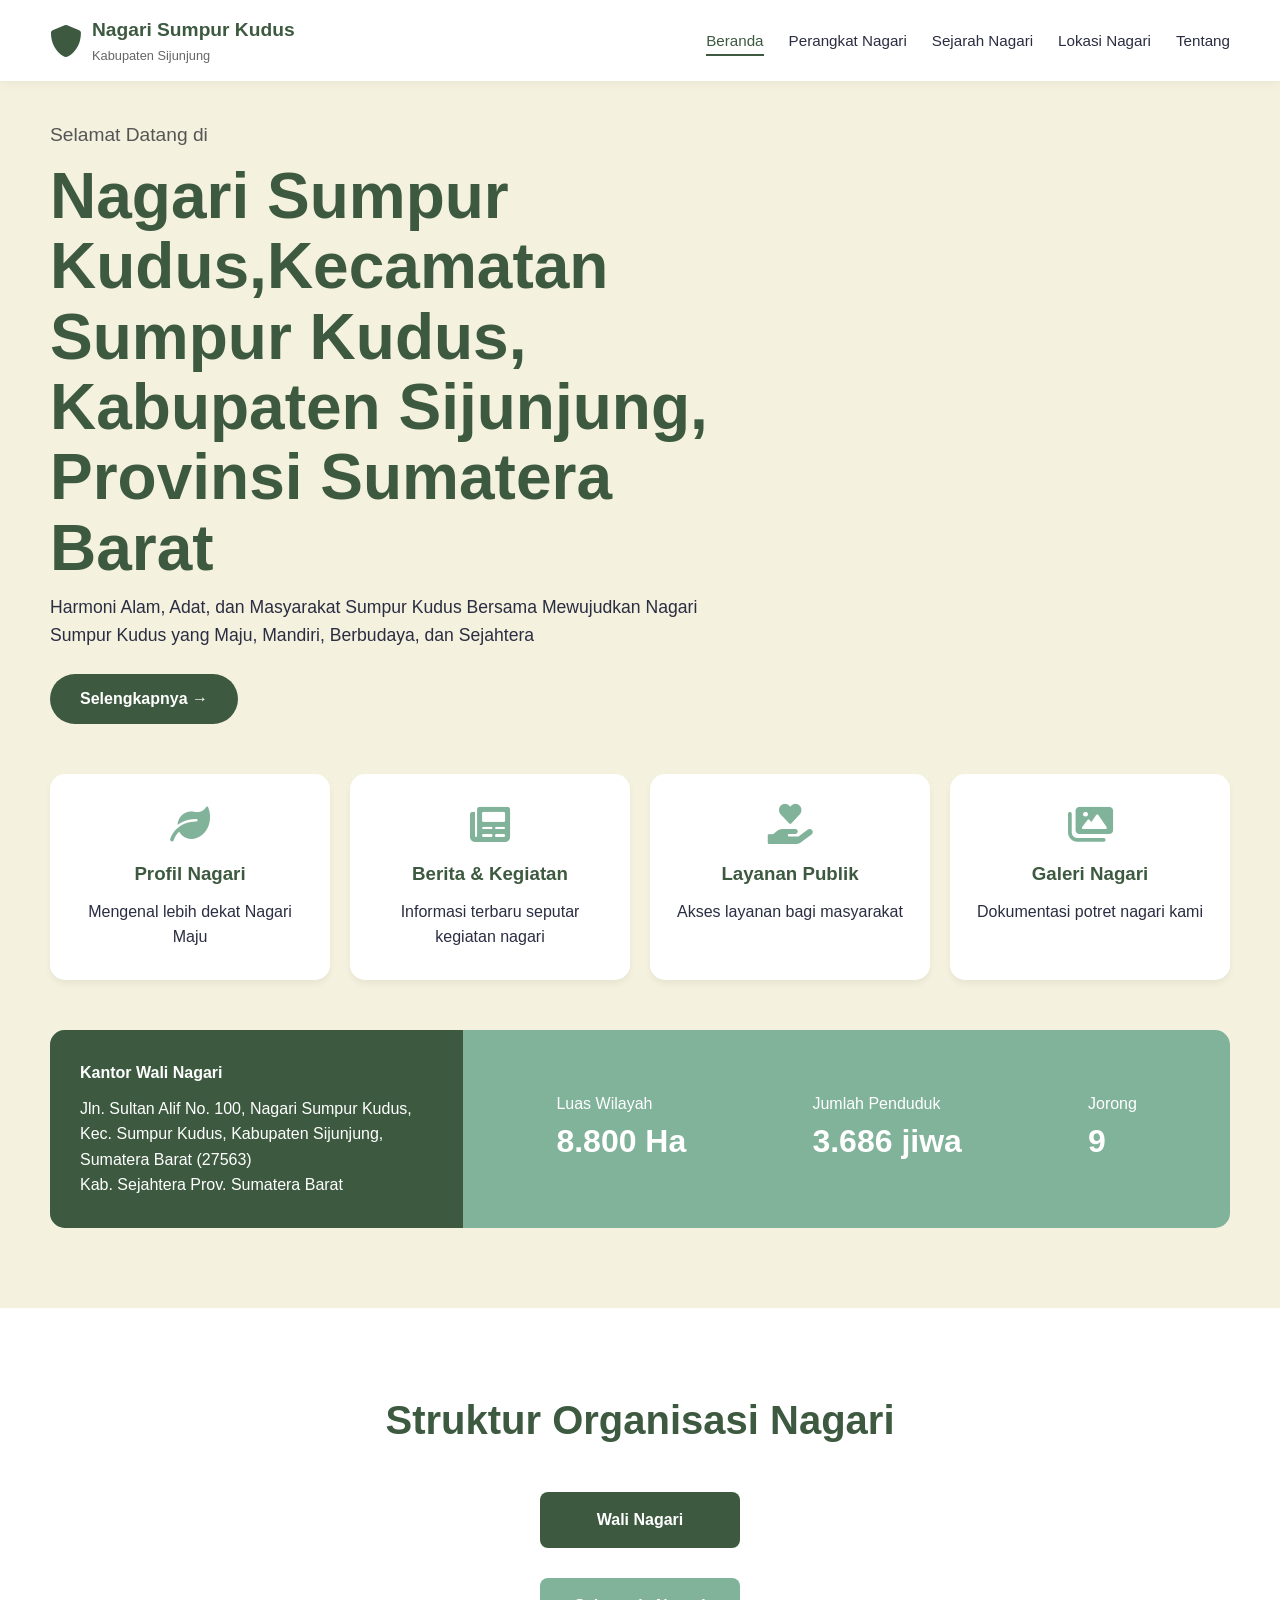
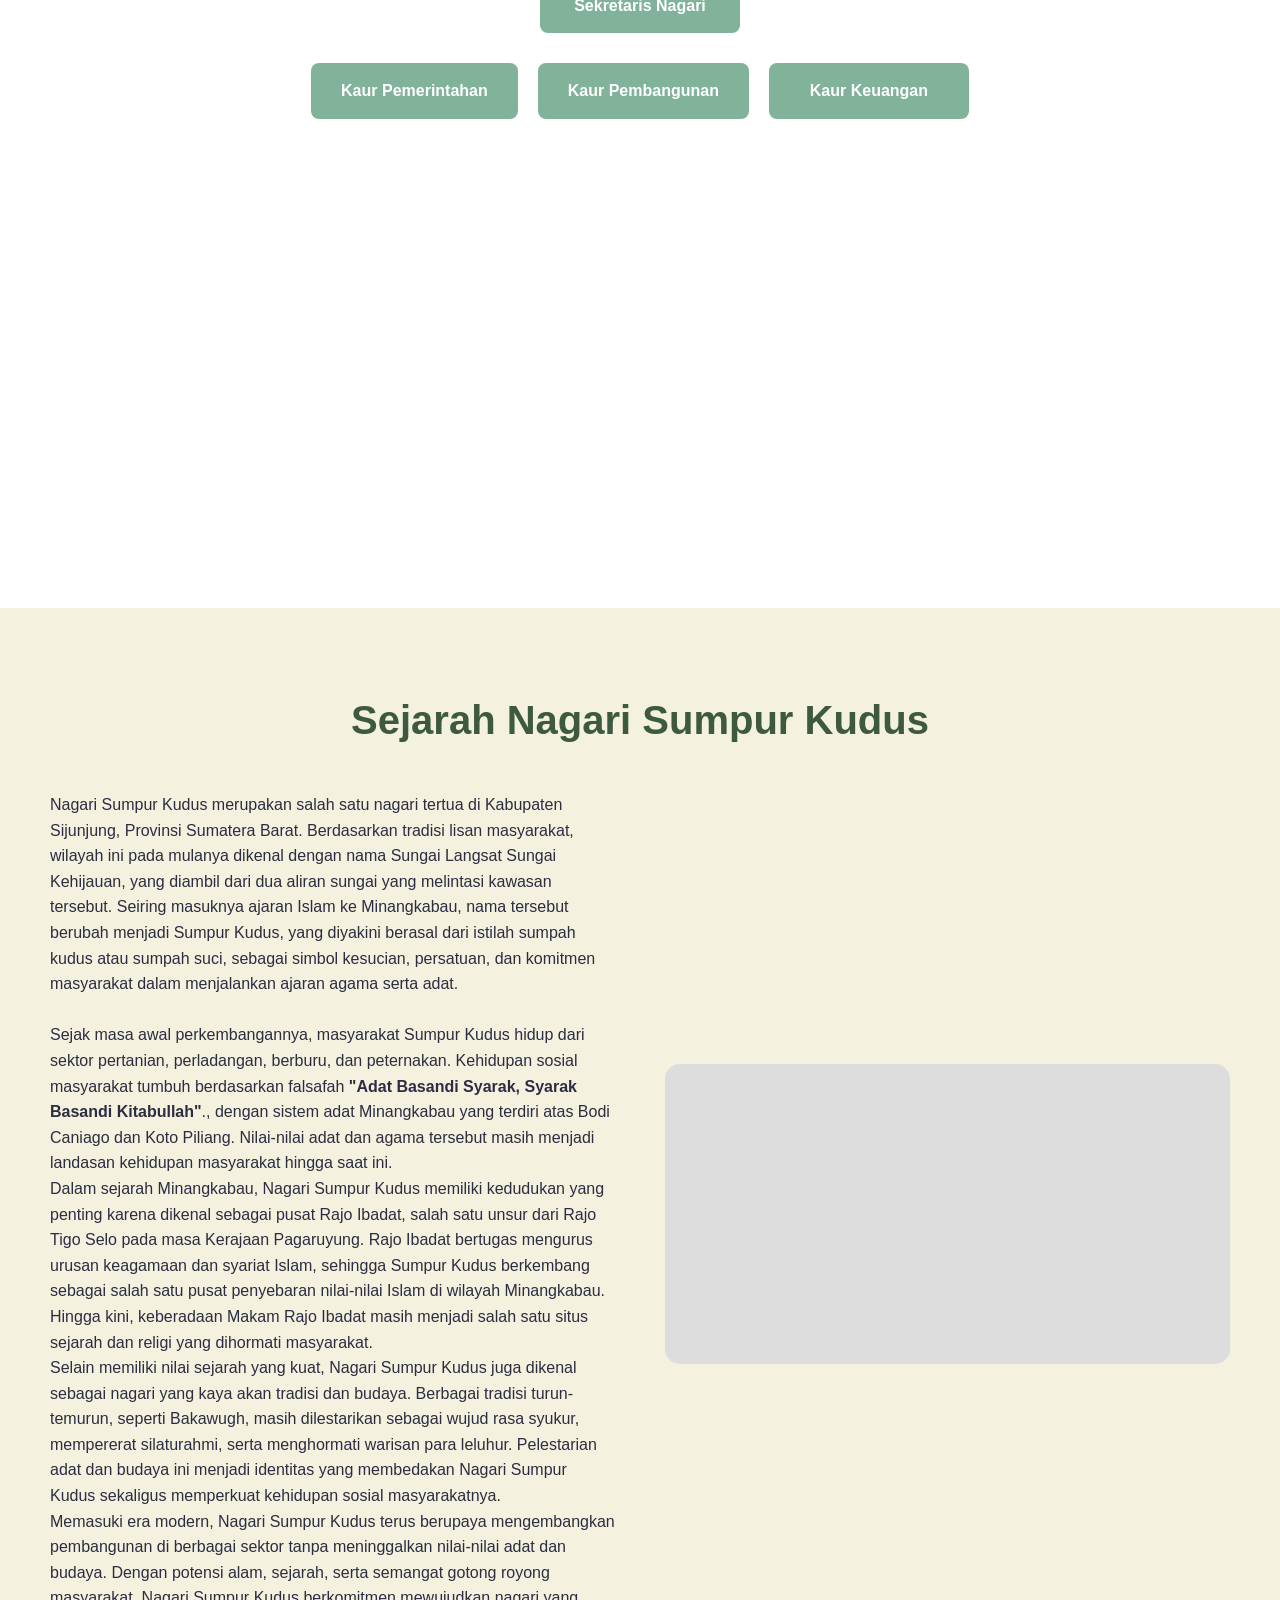
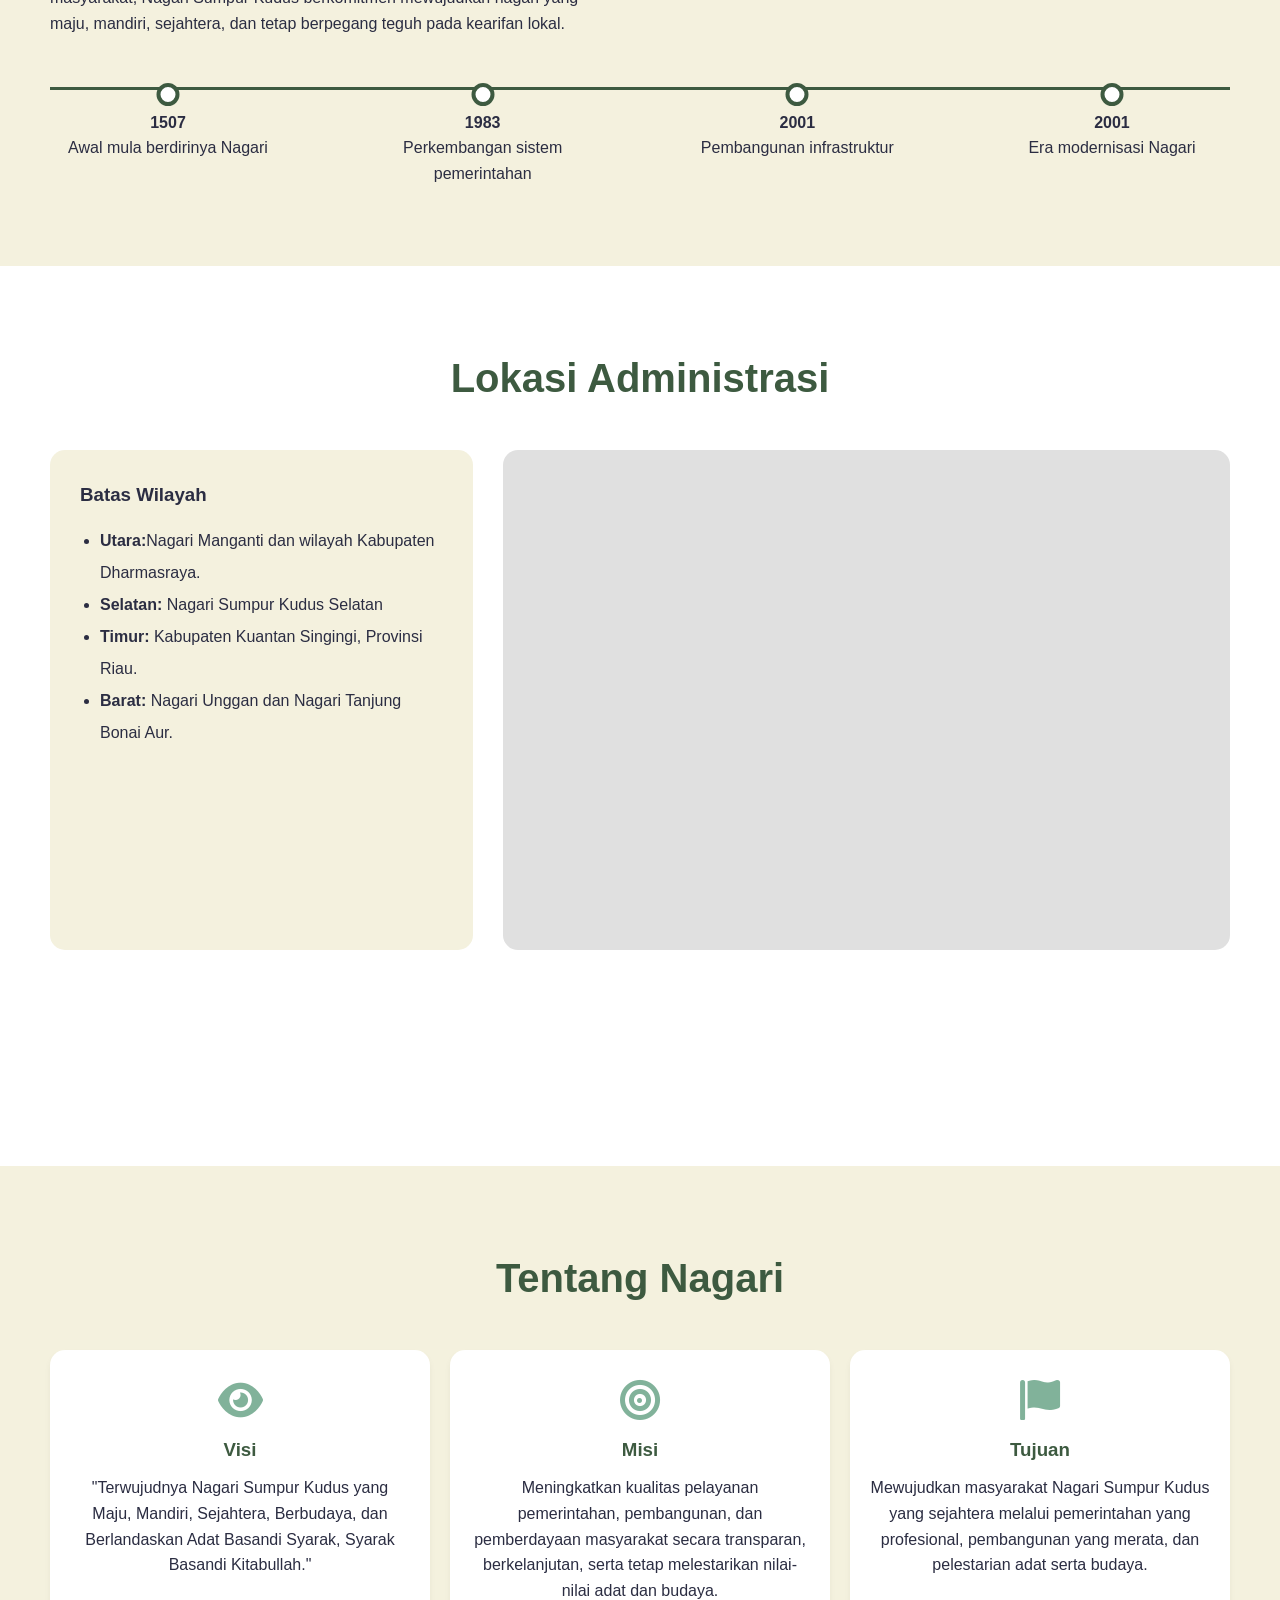
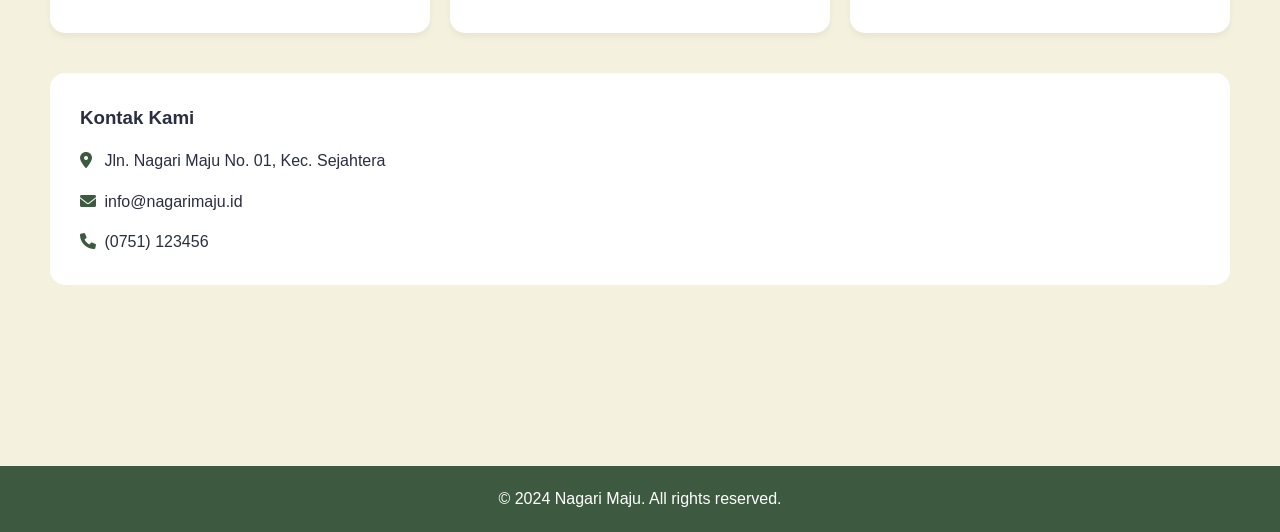
<file: index.html>
<!DOCTYPE html>
<html lang="id">
<head>
    <meta charset="UTF-8">
    <meta name="viewport" content="width=device-width, initial-scale=1.0">
    <title>Nagari Sumpur Kudus , </title>
    <link rel="stylesheet" href="https://cdnjs.cloudflare.com/ajax/libs/font-awesome/6.0.0/css/all.min.css">
    <style>
        /* ================= VARIABEL & RESET ================= */
        :root {
            --primary-green: #3D5A40;
            --light-green: #81B29A;
            --bg-cream: #F4F1DE;
            --text-dark: #2B2D42;
            --white: #FFFFFF;
        }

        * {
            margin: 0;
            padding: 0;
            box-sizing: border-box;
            font-family: 'Segoe UI', Tahoma, Geneva, Verdana, sans-serif;
        }

        html {
            scroll-behavior: smooth; /* Efek scroll halus */
            scroll-padding-top: 80px; /* Jarak agar header tidak menutupi judul section */
        }

        body {
            background-color: var(--bg-cream);
            color: var(--text-dark);
            line-height: 1.6;
        }

        section {
            padding: 80px 50px;
            min-height: 100vh;
        }

        .section-title {
            font-size: 2.5rem;
            color: var(--primary-green);
            margin-bottom: 40px;
            text-align: center;
        }

        /* ================= HEADER & NAVIGASI ================= */
        header {
            display: flex;
            justify-content: space-between;
            align-items: center;
            padding: 15px 50px;
            background-color: var(--white);
            position: fixed;
            width: 100%;
            top: 0;
            z-index: 1000;
            box-shadow: 0 2px 10px rgba(0,0,0,0.05);
            transition: all 0.3s ease;
        }

        .logo {
            display: flex;
            align-items: center;
            gap: 10px;
        }

        .logo i {
            font-size: 2rem;
            color: var(--primary-green);
        }

        .logo h1 {
            font-size: 1.2rem;
            color: var(--primary-green);
        }

        .logo p {
            font-size: 0.8rem;
            color: #666;
        }

        nav ul {
            list-style: none;
            display: flex;
            gap: 25px;
        }

        nav a {
            text-decoration: none;
            color: var(--text-dark);
            font-weight: 500;
            font-size: 0.95rem;
            transition: color 0.3s;
        }

        nav a:hover, nav a.active {
            color: var(--primary-green);
            border-bottom: 2px solid var(--primary-green);
            padding-bottom: 5px;
        }

        /* ================= 1. SECTION BERANDA ================= */
        #beranda {
            padding-top: 120px; /* Extra padding for first section */
        }
        
        .hero-content {
            max-width: 700px;
            margin-bottom: 50px;
        }

        .hero-content .subtitle { font-size: 1.2rem; color: #555; }
        .hero-content .title { font-size: 4rem; color: var(--primary-green); margin: 10px 0; line-height: 1.1; }
        .hero-content .desc { margin-bottom: 25px; font-size: 1.1rem; }
        
        .btn-primary {
            background-color: var(--primary-green);
            color: var(--white);
            padding: 12px 30px;
            text-decoration: none;
            border-radius: 30px;
            font-weight: bold;
            display: inline-block;
        }

        .feature-cards {
            display: grid;
            grid-template-columns: repeat(auto-fit, minmax(200px, 1fr));
            gap: 20px;
            margin-bottom: 50px;
        }

        .card {
            background-color: var(--white);
            padding: 30px 20px;
            border-radius: 15px;
            text-align: center;
            box-shadow: 0 4px 6px rgba(0,0,0,0.05);
            transition: transform 0.3s ease;
        }

        .card:hover { transform: translateY(-5px); }
        .card i { font-size: 2.5rem; color: var(--light-green); margin-bottom: 15px; }
        .card h3 { color: var(--primary-green); margin-bottom: 10px; }

        .info-bar {
            display: flex;
            background-color: var(--light-green);
            border-radius: 15px;
            overflow: hidden;
            color: var(--white);
        }

        .info-bar .location {
            background-color: var(--primary-green);
            padding: 30px;
            flex: 1;
        }
        .info-bar .stats {
            display: flex;
            flex: 2;
            justify-content: space-around;
            align-items: center;
            padding: 30px;
        }
        .stat-item h3 { font-size: 2rem; }

        /* ================= 2. SECTION PERANGKAT NAGARI ================= */
        #perangkat {
            background-color: var(--white);
        }
        .org-chart {
            display: flex;
            flex-direction: column;
            align-items: center;
            gap: 30px;
            margin-top: 40px;
        }
        .org-box {
            background-color: var(--primary-green);
            color: var(--white);
            padding: 15px 30px;
            border-radius: 8px;
            text-align: center;
            font-weight: bold;
            min-width: 200px;
        }
        .org-row {
            display: flex;
            gap: 20px;
            flex-wrap: wrap;
            justify-content: center;
        }
        .org-box.light {
            background-color: var(--light-green);
        }

        /* ================= 3. SECTION SEJARAH ================= */
        #sejarah {
            background-color: var(--bg-cream);
        }
        .history-content {
            display: flex;
            gap: 50px;
            align-items: center;
        }
        .history-text { flex: 1; }
        .history-img {
            flex: 1;
            background-color: #ddd;
            height: 300px;
            border-radius: 15px;
            background-image: url('https://via.placeholder.com/600x400/81B29A/FFFFFF?text=Ilustrasi+Sejarah');
            background-size: cover;
        }
        .timeline {
            display: flex;
            justify-content: space-between;
            margin-top: 50px;
            position: relative;
            padding-top: 20px;
            border-top: 3px solid var(--primary-green);
        }
        .timeline-item {
            position: relative;
            width: 20%;
            text-align: center;
        }
        .timeline-item::before {
            content: '';
            position: absolute;
            top: -27px;
            left: 50%;
            transform: translateX(-50%);
            width: 15px;
            height: 15px;
            background-color: var(--white);
            border: 4px solid var(--primary-green);
            border-radius: 50%;
        }

        /* ================= 4. SECTION LOKASI ================= */
        #lokasi {
            background-color: var(--white);
        }
        .map-container {
            display: flex;
            gap: 30px;
            height: 500px;
        }
        .map-info {
            flex: 1;
            background-color: var(--bg-cream);
            padding: 30px;
            border-radius: 15px;
        }
        .map-view {
            flex: 2;
            background-color: #e0e0e0;
            border-radius: 15px;
            display: flex;
            align-items: center;
            justify-content: center;
            color: #666;
            font-size: 1.2rem;
            background-image: url('https://via.placeholder.com/800x600/3D5A40/FFFFFF?text=Peta+Interaktif+Nagari');
            background-size: cover;
        }

        /* ================= 5. SECTION TENTANG ================= */
        #tentang {
            background-color: var(--bg-cream);
        }
        .about-grid {
            display: grid;
            grid-template-columns: repeat(3, 1fr);
            gap: 20px;
            margin-bottom: 40px;
        }
        .contact-box {
            background-color: var(--white);
            padding: 30px;
            border-radius: 15px;
            display: flex;
            flex-direction: column;
            gap: 15px;
        }
        
        /* ================= FOOTER ================= */
        footer {
            background-color: var(--primary-green);
            color: var(--white);
            text-align: center;
            padding: 20px;
        }

        /* Responsive */
        @media (max-width: 768px) {
            header { flex-direction: column; gap: 15px; }
            nav ul { flex-wrap: wrap; justify-content: center; }
            .history-content { flex-direction: column; }
            .map-container { flex-direction: column; height: auto; }
            .about-grid { grid-template-columns: 1fr; }
            .info-bar { flex-direction: column; }
        }
    </style>
</head>
<body>

    <!-- NAVIGASI -->
    <header id="navbar">
        <div class="logo">
            <i class="fas fa-shield-alt"></i>
            <div>
                <h1>Nagari Sumpur Kudus </h1>
                <p>Kabupaten Sijunjung</p>
            </div>
        </div>
        <nav>
            <ul>
                <!-- Menggunakan href dengan ID untuk scroll otomatis -->
                <li><a href="#beranda" class="nav-link active">Beranda</a></li>
                <li><a href="#perangkat" class="nav-link">Perangkat Nagari</a></li>
                <li><a href="#sejarah" class="nav-link">Sejarah Nagari</a></li>
                <li><a href="#lokasi" class="nav-link">Lokasi Nagari</a></li>
                <li><a href="#tentang" class="nav-link">Tentang</a></li>
            </ul>
        </nav>
    </header>

    <main>
        <!-- SECTION 1: BERANDA -->
        <section id="beranda">
            <div class="hero-content">
                <p class="subtitle">Selamat Datang di</p>
                <h1 class="title">Nagari Sumpur Kudus,Kecamatan Sumpur Kudus, Kabupaten Sijunjung, Provinsi Sumatera Barat</h1>
                <p class="desc">
                   Harmoni Alam, Adat, dan Masyarakat Sumpur Kudus
                   Bersama Mewujudkan Nagari Sumpur Kudus yang Maju, Mandiri, Berbudaya, dan Sejahtera
                </p>
                <a href="#tentang" class="btn-primary">Selengkapnya &rarr;</a>
            </div>

            <div class="feature-cards">
                <div class="card">
                    <i class="fas fa-leaf"></i>
                    <h3>Profil Nagari</h3>
                    <p>Mengenal lebih dekat Nagari Maju</p>
                </div>
                <div class="card">
                    <i class="fas fa-newspaper"></i>
                    <h3>Berita & Kegiatan</h3>
                    <p>Informasi terbaru seputar kegiatan nagari</p>
                </div>
                <div class="card">
                    <i class="fas fa-hand-holding-heart"></i>
                    <h3>Layanan Publik</h3>
                    <p>Akses layanan bagi masyarakat</p>
                </div>
                <div class="card">
                    <i class="fas fa-images"></i>
                    <h3>Galeri Nagari</h3>
                    <p>Dokumentasi potret nagari kami</p>
                </div>
            </div>

            <div class="info-bar">
                <div class="location">
                    <h4>Kantor Wali Nagari</h4>
                    <p style="margin-top: 10px;">Jln. Sultan Alif No. 100, Nagari Sumpur Kudus, Kec. Sumpur Kudus, Kabupaten Sijunjung, Sumatera Barat (27563) <br>Kab. Sejahtera Prov. Sumatera Barat</p>
                </div>
                <div class="stats">
                    <div class="stat-item">
                        <p>Luas Wilayah</p>
                        <h3>8.800 Ha</h3>
                    </div>
                    <div class="stat-item">
                        <p>Jumlah Penduduk</p>
                        <h3>3.686 jiwa</h3>
                    </div>
                    <div class="stat-item">
                        <p>Jorong</p>
                        <h3>9</h3>
                    </div>
                </div>
            </div>
        </section>

        <!-- SECTION 2: PERANGKAT NAGARI -->
        <section id="perangkat">
            <h2 class="section-title">Struktur Organisasi Nagari</h2>
            <div class="org-chart">
                <div class="org-box">Wali Nagari</div>
                <div class="org-row">
                    <div class="org-box light">Sekretaris Nagari</div>
                </div>
                <div class="org-row">
                    <div class="org-box light">Kaur Pemerintahan</div>
                    <div class="org-box light">Kaur Pembangunan</div>
                    <div class="org-box light">Kaur Keuangan</div>
                </div>
            </div>
        </section>

        <!-- SECTION 3: SEJARAH -->
        <section id="sejarah">
            <h2 class="section-title">Sejarah Nagari Sumpur Kudus</h2>
            <div class="history-content">
                <div class="history-text">
                    <p>Nagari Sumpur Kudus merupakan salah satu nagari tertua di Kabupaten Sijunjung, Provinsi Sumatera Barat. Berdasarkan tradisi lisan masyarakat, wilayah ini pada mulanya dikenal dengan nama Sungai Langsat Sungai Kehijauan, yang diambil dari dua aliran sungai yang melintasi kawasan tersebut. Seiring masuknya ajaran Islam ke Minangkabau, nama tersebut berubah menjadi Sumpur Kudus, yang diyakini berasal dari istilah sumpah kudus atau sumpah suci, sebagai simbol kesucian, persatuan, dan komitmen masyarakat dalam menjalankan ajaran agama serta adat.</p>
                    <br>
                    <p>Sejak masa awal perkembangannya, masyarakat Sumpur Kudus hidup dari sektor pertanian, perladangan, berburu, dan peternakan. Kehidupan sosial masyarakat tumbuh berdasarkan falsafah <strong>"Adat Basandi Syarak, Syarak Basandi Kitabullah"</strong>., dengan sistem adat Minangkabau yang terdiri atas Bodi Caniago dan Koto Piliang. Nilai-nilai adat dan agama tersebut masih menjadi landasan kehidupan masyarakat hingga saat ini.</p>
                    <p>Dalam sejarah Minangkabau, Nagari Sumpur Kudus memiliki kedudukan yang penting karena dikenal sebagai pusat Rajo Ibadat, salah satu unsur dari Rajo Tigo Selo pada masa Kerajaan Pagaruyung. Rajo Ibadat bertugas mengurus urusan keagamaan dan syariat Islam, sehingga Sumpur Kudus berkembang sebagai salah satu pusat penyebaran nilai-nilai Islam di wilayah Minangkabau. Hingga kini, keberadaan Makam Rajo Ibadat masih menjadi salah satu situs sejarah dan religi yang dihormati masyarakat.</p>
					<p>Selain memiliki nilai sejarah yang kuat, Nagari Sumpur Kudus juga dikenal sebagai nagari yang kaya akan tradisi dan budaya. Berbagai tradisi turun-temurun, seperti Bakawugh, masih dilestarikan sebagai wujud rasa syukur, mempererat silaturahmi, serta menghormati warisan para leluhur. Pelestarian adat dan budaya ini menjadi identitas yang membedakan Nagari Sumpur Kudus sekaligus memperkuat kehidupan sosial masyarakatnya.</p>
					<p>Memasuki era modern, Nagari Sumpur Kudus terus berupaya mengembangkan pembangunan di berbagai sektor tanpa meninggalkan nilai-nilai adat dan budaya. Dengan potensi alam, sejarah, serta semangat gotong royong masyarakat, Nagari Sumpur Kudus berkomitmen mewujudkan nagari yang maju, mandiri, sejahtera, dan tetap berpegang teguh pada kearifan lokal.</p>
	
                
				</div>
                <div class="history-img"></div>
            </div>

            <div class="timeline">
                <div class="timeline-item">
                    <h4>1507</h4>
                    <p>Awal mula berdirinya Nagari</p>
                </div>
                <div class="timeline-item">
                    <h4>1983</h4>
                    <p>Perkembangan sistem pemerintahan</p>
                </div>
                <div class="timeline-item">
                    <h4>2001</h4>
                    <p>Pembangunan infrastruktur</p>
                </div>
                <div class="timeline-item">
                    <h4>2001</h4>
                    <p>Era modernisasi Nagari</p>
                </div>
            </div>
        </section>

        <!-- SECTION 4: LOKASI NAGARI -->
        <section id="lokasi">
            <h2 class="section-title">Lokasi Administrasi</h2>
            <div class="map-container">
                <div class="map-info">
                    <h3>Batas Wilayah</h3>
                    <ul style="margin-top: 15px; margin-left: 20px; line-height: 2;">
                        <li><strong>Utara:</strong>Nagari Manganti dan wilayah Kabupaten Dharmasraya.</li>
                        <li><strong>Selatan:</strong> Nagari Sumpur Kudus Selatan</li>
                        <li><strong>Timur:</strong> Kabupaten Kuantan Singingi, Provinsi Riau.</li>
                        <li><strong>Barat:</strong> Nagari Unggan dan Nagari Tanjung Bonai Aur.</li>
                    </ul>
                </div>
                <div class="map-view">
                    <!-- Placeholder Peta -->
                </div>
            </div>
        </section>

        <!-- SECTION 5: TENTANG -->
        <section id="tentang">
            <h2 class="section-title">Tentang Nagari</h2>
            <div class="about-grid">
                <div class="card">
                    <i class="fas fa-eye"></i>
                    <h3>Visi</h3>
                    <p>"Terwujudnya Nagari Sumpur Kudus yang Maju, Mandiri, Sejahtera, Berbudaya, dan Berlandaskan Adat Basandi Syarak, Syarak Basandi Kitabullah."</p>
                </div>
                <div class="card">
                    <i class="fas fa-bullseye"></i>
                    <h3>Misi</h3>
                    <p>Meningkatkan kualitas pelayanan pemerintahan, pembangunan, dan pemberdayaan masyarakat secara transparan, berkelanjutan, serta tetap melestarikan nilai-nilai adat dan budaya.</p>
                </div>
                <div class="card">
                    <i class="fas fa-flag"></i>
                    <h3>Tujuan</h3>
                    <p>Mewujudkan masyarakat Nagari Sumpur Kudus yang sejahtera melalui pemerintahan yang profesional, pembangunan yang merata, dan pelestarian adat serta budaya.</p>
                </div>
            </div>

            <div class="contact-box">
                <h3>Kontak Kami</h3>
                <p><i class="fas fa-map-marker-alt" style="color:var(--primary-green); width:20px;"></i> Jln. Nagari Maju No. 01, Kec. Sejahtera</p>
                <p><i class="fas fa-envelope" style="color:var(--primary-green); width:20px;"></i> info@nagarimaju.id</p>
                <p><i class="fas fa-phone" style="color:var(--primary-green); width:20px;"></i> (0751) 123456</p>
            </div>
        </section>
    </main>

    <footer>
        <p>&copy; 2024 Nagari Maju. All rights reserved.</p>
    </footer>

    <!-- JAVASCRIPT UNTUK FITUR HIGHLIGHT NAVIGASI SAAT SCROLL -->
    <script>
        // Mengubah warna navbar saat di-scroll
        const navbar = document.getElementById('navbar');
        window.addEventListener('scroll', () => {
            if (window.scrollY > 50) {
                navbar.style.boxShadow = "0 4px 15px rgba(0,0,0,0.1)";
            } else {
                navbar.style.boxShadow = "0 2px 10px rgba(0,0,0,0.05)";
            }
        });

        // Script untuk mendeteksi section mana yang sedang dilihat & update menu aktif
        const sections = document.querySelectorAll("section");
        const navLinks = document.querySelectorAll(".nav-link");

        window.addEventListener("scroll", () => {
            let current = "";
            sections.forEach((section) => {
                const sectionTop = section.offsetTop;
                const sectionHeight = section.clientHeight;
                if (pageYOffset >= (sectionTop - 150)) {
                    current = section.getAttribute("id");
                }
            });

            navLinks.forEach((link) => {
                link.classList.remove("active");
                if (link.getAttribute("href").includes(current)) {
                    link.classList.add("active");
                }
            });
        });
    </script>
</body>
</html>
</file>
